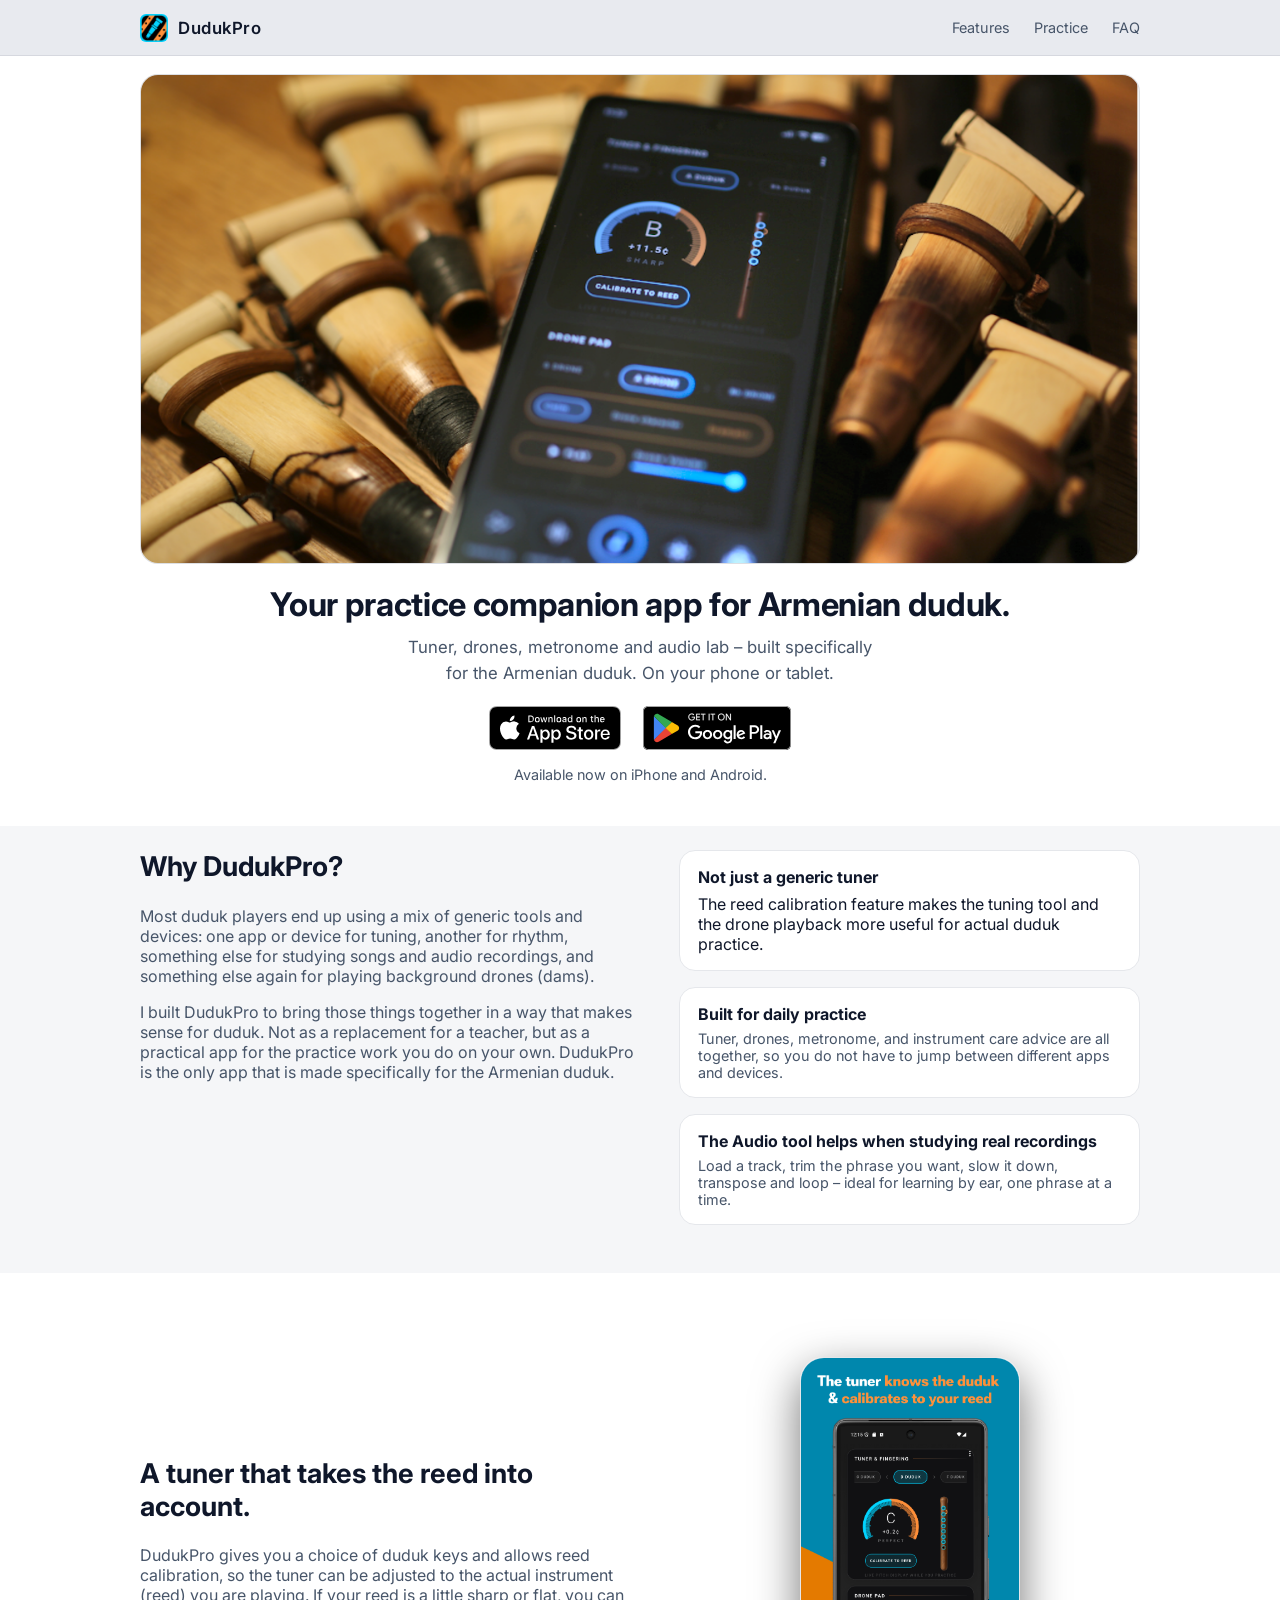
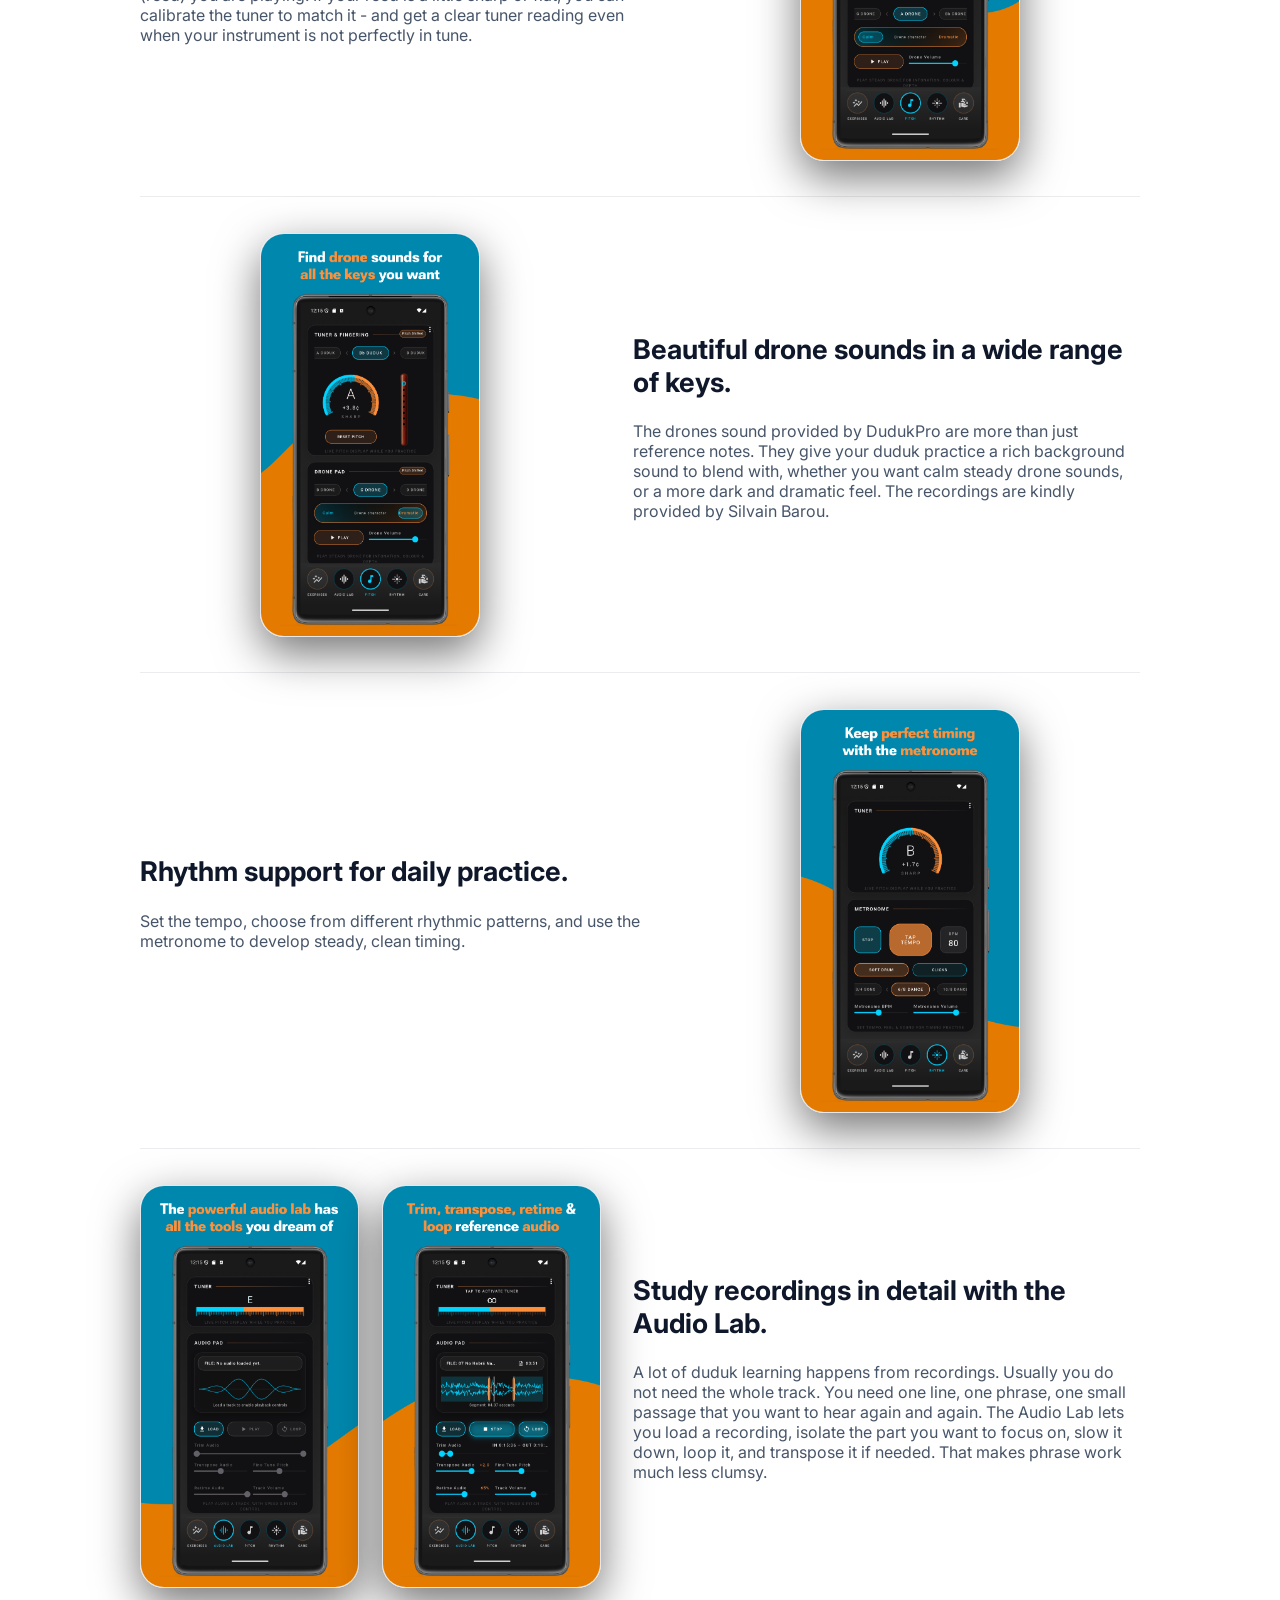
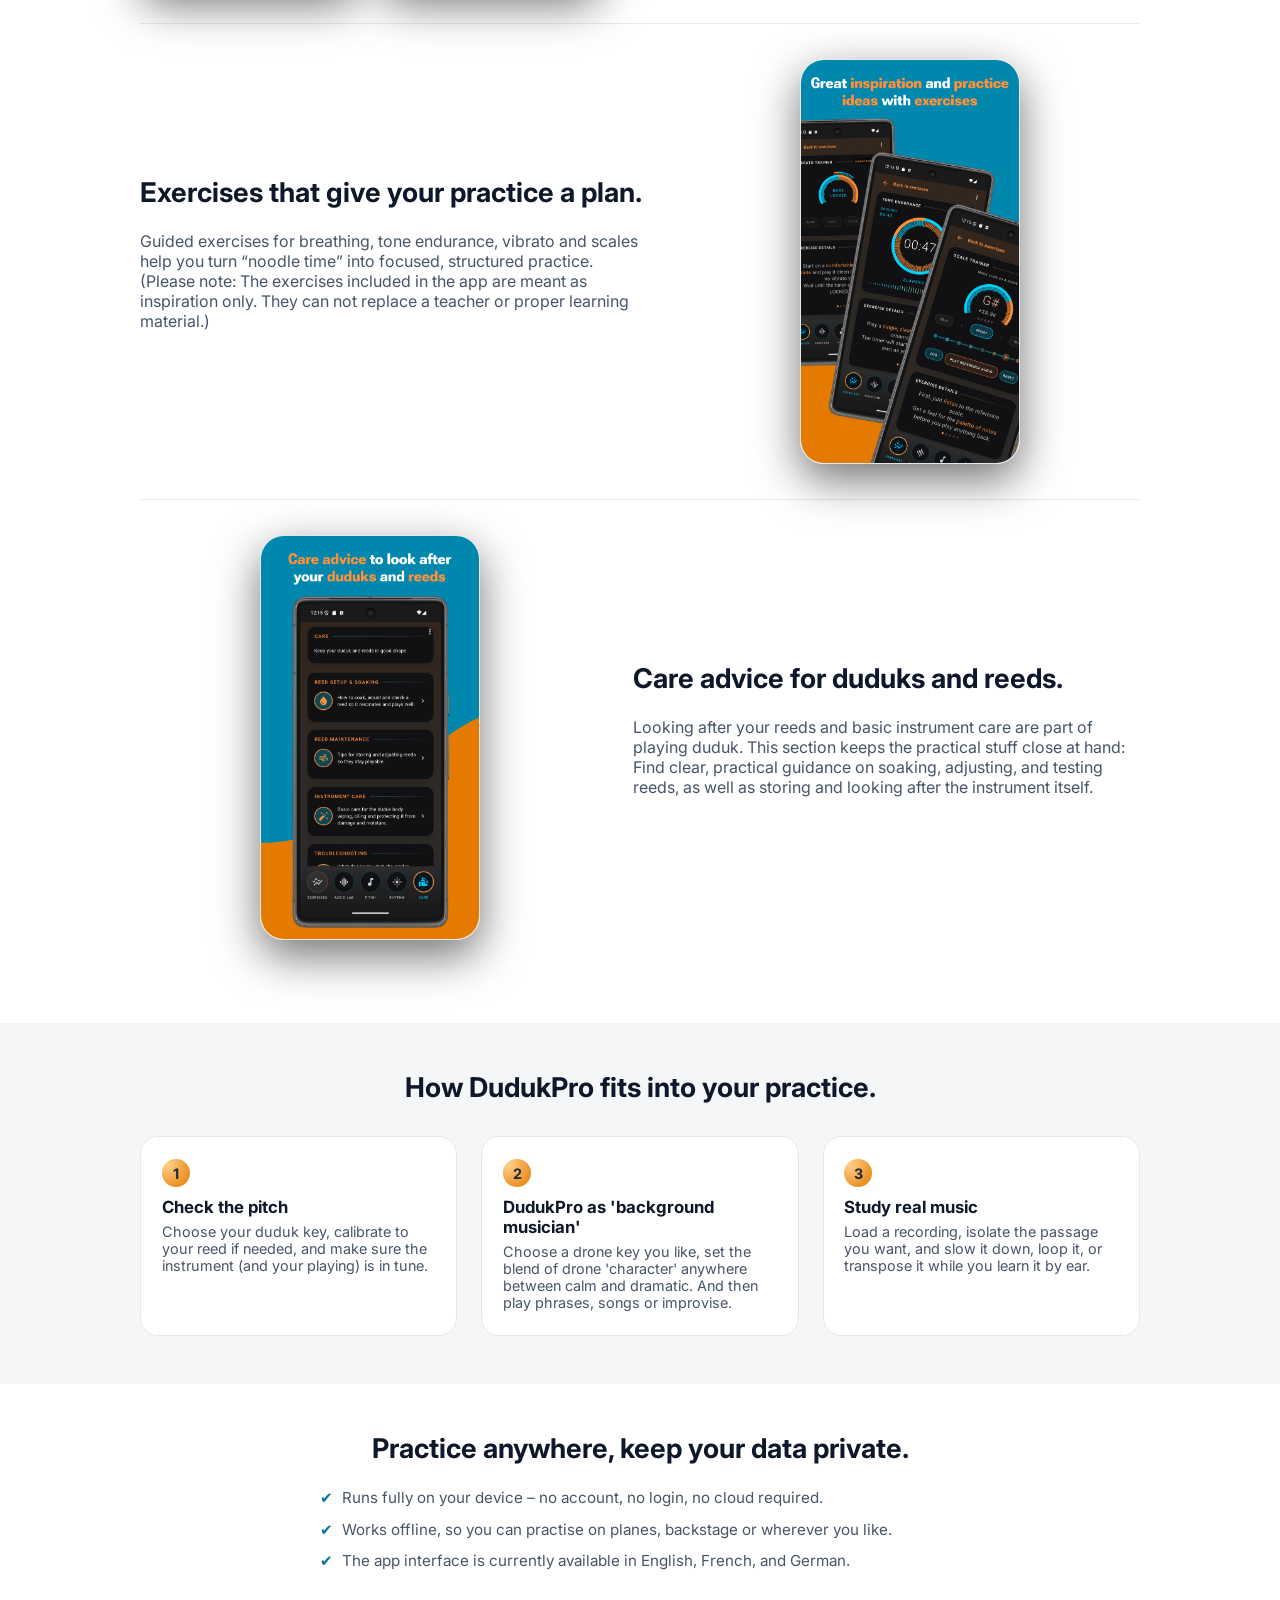
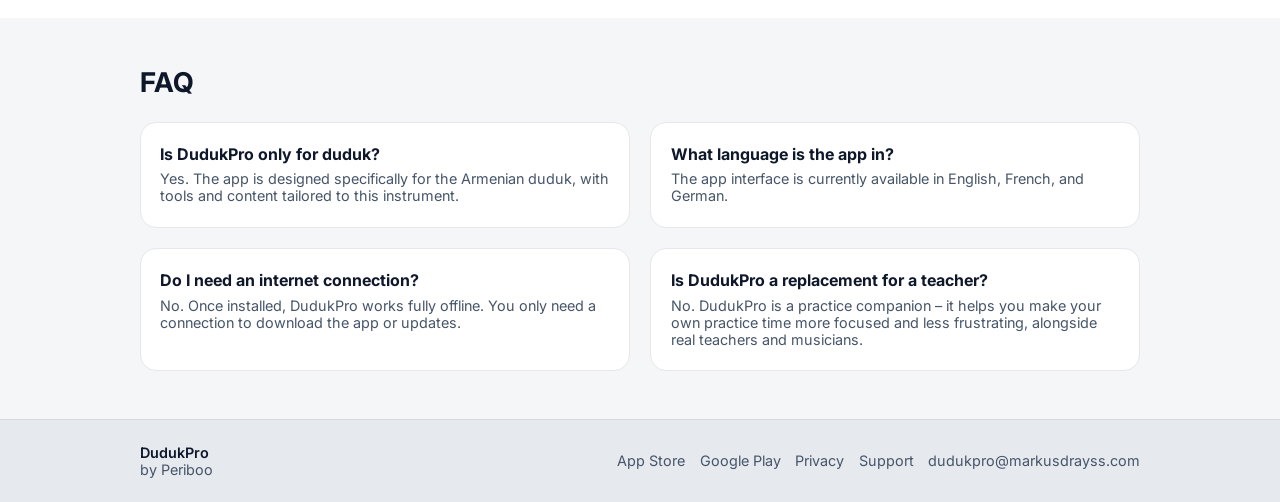
<file: index.html>
<!DOCTYPE html>
<html lang="en">
<head>
  <meta charset="UTF-8" />
  <meta name="viewport" content="width=device-width, initial-scale=1" />

  <!-- Google tag (gtag.js) -->
  <script async src="https://www.googletagmanager.com/gtag/js?id=G-D8ZQJRE554"></script>
  <script>
    window.dataLayer = window.dataLayer || [];
    function gtag(){dataLayer.push(arguments);}
    gtag('js', new Date());
    gtag('config', 'G-D8ZQJRE554');
  </script>


  <meta property="og:title" content="DudukPro – Your practice companion app for Armenian duduk on your phone or tablet">
  <meta property="og:description" content="Tuner, drones, metronome and audio lab – built specifically for the Armenian duduk.">
  <meta property="og:type" content="website">
  <meta property="og:url" content="https://www.dudukpro.app/">
  <meta property="og:image" content="https://www.dudukpro.app/img/og-dudukpro-1200x5xx.png">
  <meta property="og:image:width" content="1200">
  <meta property="og:image:height" content="586">

  <meta name="twitter:card" content="summary_large_image">
  <meta name="twitter:image" content="https://www.dudukpro.app/img/og-dudukpro-1200x5xx.png">

  <title>DudukPro – The practice companion app for Armenian duduk on your phone or tablet</title>
  <meta name="description" content="DudukPro is an all-in-one practice companion app for duduk: tuner, drones, metronome and audio lab built specifically for the Armenian duduk." />

  <!-- Safari Smart App Banner -->
  <meta name="apple-itunes-app" content="app-id=6756457473">

  <link rel="canonical" href="https://www.dudukpro.app/">

  <link rel="stylesheet" href="styles.css" />
  <link rel="preconnect" href="https://fonts.googleapis.com">
  <link rel="preconnect" href="https://fonts.gstatic.com" crossorigin>
  <link href="https://fonts.googleapis.com/css2?family=Inter:wght@400;500;600;700&display=swap" rel="stylesheet">

  <script type="application/ld+json">
[
  {
    "@context": "https://schema.org",
    "@type": "WebSite",
    "name": "DudukPro",
    "alternateName": "DudukPro.app",
    "url": "https://www.dudukpro.app/"
  },
  {
    "@context": "https://schema.org",
    "@type": "SoftwareApplication",
    "name": "DudukPro",
    "applicationCategory": "MusicApplication",
    "operatingSystem": ["iOS", "Android"],
    "description": "All-in-one practice companion app for Armenian duduk: tuner, drones, metronome and audio lab.",
    "url": "https://www.dudukpro.app/",
    "image": "https://www.dudukpro.app/img/og-dudukpro-1200x5xx.png",
    "downloadUrl": [
      "https://apps.apple.com/gb/app/dudukpro/id6756457473",
      "https://play.google.com/store/apps/details?id=com.periboo.dudukpro"
    ],
    "offers": {
      "@type": "Offer",
      "price": "9.99",
      "priceCurrency": "GBP"
    }
  }
]
  </script>

  <script type="application/ld+json">
{
  "@context": "https://schema.org",
  "@type": "WebPage",
  "url": "https://www.dudukpro.app/",
  "primaryImageOfPage": {
    "@type": "ImageObject",
    "url": "https://www.dudukpro.app/img/og-dudukpro-1200x5xx.png",
    "width": 1200,
    "height": 586
  }
}
  </script>

  <meta name="robots" content="index,follow,max-image-preview:large">
  <link rel="shortcut icon" href="/favicon.ico">
  <link rel="icon" href="/favicon.ico" sizes="any">
  <link rel="icon" href="/favicon_48.png" sizes="48x48" type="image/png">
  <link rel="icon" href="/favicon_96.png" sizes="96x96" type="image/png">
  <link rel="icon" href="/favicon_192.png" sizes="192x192" type="image/png">
  <link rel="apple-touch-icon" href="/apple-touch-icon.png" sizes="180x180">
</head>

<body>
  <header class="site-header">
    <div class="container header-inner">
      <div class="logo">
        <img class="logo-mark" src="img/app-icon02.png" alt="DudukPro app icon" width="28" height="28" />
        <span class="logo-text">DudukPro</span>
      </div>
      <nav class="nav">
        <a href="#features">Features</a>
        <a href="#practice">Practice</a>
        <a href="#faq">FAQ</a>
      </nav>
    </div>
  </header>

  <!-- HERO COVER (aligned to container) -->
  <section class="hero-cover">
    <div class="container">
      <div class="hero-cover-frame">
        <img
          class="hero-cover-img"
          src="img/og-dudukpro-1200x5xx.png"
          alt="DudukPro – tuner, drones, metronome and audio lab for Armenian duduk (app cover image)"
          loading="eager"
          fetchpriority="high"
          width="1200"
          height="586"
        />
      </div>

      <div class="hero-below">
        <h1>Your practice companion app for Armenian duduk.</h1>

        <p class="hero-sub">
          Tuner, drones, metronome and audio lab – built specifically for the Armenian duduk. On your phone or tablet.
        </p>

        <!-- Official store badges -->
        <div class="hero-actions" aria-label="Download DudukPro">
          <a
            class="store-badge"
            href="https://apps.apple.com/gb/app/dudukpro/id6756457473"
            aria-label="Download on the App Store"
          >
            <img
              src="img/badge-appstore.svg"
              alt="Download on the App Store"
              width="180"
              height="60"
            />
          </a>

          <a
            class="store-badge"
            href="https://play.google.com/store/apps/details?id=com.periboo.dudukpro"
            aria-label="Get it on Google Play"
          >
            <img
              src="img/badge-googleplay.svg"
              alt="Get it on Google Play"
              width="206"
              height="60"
            />
          </a>
        </div>

        <p class="hero-note">Available now on iPhone and Android.</p>
      </div>
    </div>
  </section>

  <!-- WHY DUDUKPRO -->
  <section class="section section-why">
    <div class="container split">
      <div>
        <h2>Why DudukPro?</h2>
        <p>
         Most duduk players end up using a mix of generic tools and devices: one app or device for tuning, 
          another for rhythm, something else for studying songs and audio recordings, and something else again for playing background drones (dams).
        </p>
        <p>
          I built DudukPro to bring those things together in a way that makes sense for duduk. Not as a replacement for a teacher, but as a practical app for the practice work you do on your own.
          DudukPro is the only app that is made specifically for the Armenian duduk.
        </p>
      </div>
      <div class="pill-grid">
        <div class="pill">
          <h3>Not just a generic tuner</h3>
          <p></p>The reed calibration feature makes the tuning tool and the drone playback more useful for actual duduk practice.</p>
        </div>
        <div class="pill">
          <h3>Built for daily practice</h3>
          <p>Tuner, drones, metronome, and instrument care advice are all together, so you do not have to jump between different apps and devices.</p>
        </div>
        <div class="pill">
          <h3>The Audio tool helps when studying real recordings</h3>
          <p>Load a track, trim the phrase you want, slow it down, transpose and loop – ideal for
          learning by ear, one phrase at a time.
          </p>
        </div>
      </div>
    </div>
  </section>

  <!-- FEATURES -->
  <section id="features" class="section section-features">
    <div class="container feature-block">
      <div class="feature-copy">
        <h2>A tuner that takes the reed into account.</h2>
        <p>
          DudukPro gives you a choice of duduk keys and allows reed calibration, so the tuner can be adjusted to the actual instrument (reed) you are playing. 
          If your reed is a little sharp or flat, you can calibrate the tuner to match it - and get a clear tuner reading even when your instrument is not perfectly in tune.
        </p>
      </div>
      <div class="feature-media">
        <img src="img/SCREENSHOT_EN_01.png" alt="DudukPro tuner view with reed calibration" />
      </div>
    </div>

    <div class="container feature-block feature-block-alt">
      <div class="feature-copy">
        <h2>Beautiful drone sounds in a wide range of keys.</h2>
        <p>
          The drones sound provided by DudukPro are more than just reference notes. They give your duduk practice a rich background sound to blend with, whether you want calm steady drone sounds, or a more dark and dramatic feel.
          The recordings are kindly provided by Silvain Barou. 
        </p>
      </div>
      <div class="feature-media">
        <img src="img/SCREENSHOT_EN_02.png" alt="DudukPro drone pad with multiple duduk keys" />
      </div>
    </div>

    <div class="container feature-block">
      <div class="feature-copy">
        <h2>Rhythm support for daily practice.</h2>
        <p>
          Set the tempo, choose from different rhythmic patterns, and use the metronome to develop steady, clean timing.
        </p>
      </div>
      <div class="feature-media">
        <img src="img/SCREENSHOT_EN_03.png" alt="DudukPro metronome view" />
      </div>
    </div>

    <div class="container feature-block feature-block-alt">
      <div class="feature-copy">
        <h2>Study recordings in detail with the Audio Lab.</h2>
        <p>
          A lot of duduk learning happens from recordings. Usually you do not need the whole track. You need one line, one phrase, one small passage that you want to hear again and again.
          The Audio Lab lets you load a recording, isolate the part you want to focus on, slow it down, loop it, and transpose it if needed. That makes phrase work much less clumsy.
        </p>
      </div>
      <div class="feature-media feature-media-grid">
        <img src="img/SCREENSHOT_EN_04.png" alt="Audio lab with playback controls" />
        <img src="img/SCREENSHOT_EN_05.png" alt="Audio lab with trim and loop points" />
      </div>
    </div>

    <div class="container feature-block">
      <div class="feature-copy">
        <h2>Exercises that give your practice a plan.</h2>
        <p>
          Guided exercises for breathing, tone endurance, vibrato and scales help you turn
          “noodle time” into focused, structured practice. (Please note: The exercises included in the app are meant as inspiration only. They can not replace a teacher or proper learning material.)
        </p>
      </div>
      <div class="feature-media">
        <img src="img/SCREENSHOT_EN_06.png" alt="DudukPro exercises and trainers" />
      </div>
    </div>

    <div class="container feature-block feature-block-alt">
      <div class="feature-copy">
        <h2>Care advice for duduks and reeds.</h2>
        <p>
          Looking after your reeds and basic instrument care are part of playing duduk. This section keeps the practical stuff close at hand: 
          Find clear, practical guidance on soaking, adjusting, and testing reeds, as well as storing and looking after the instrument itself.
        </p>
      </div>
      <div class="feature-media">
        <img src="img/SCREENSHOT_EN_07.png" alt="DudukPro care section for duduks and reeds" />
      </div>
    </div>
  </section>

  <!-- PRACTICE FLOW -->
  <section id="practice" class="section section-practice">
    <div class="container">
      <h2>How DudukPro fits into your practice.</h2>
      <div class="steps">
        <div class="step">
          <div class="step-number">1</div>
          <h3>Check the pitch</h3>
          <p>
            Choose your duduk key, calibrate to your reed if needed, and make sure the instrument (and your playing) is in tune.
          </p>
        </div>
        <div class="step">
          <div class="step-number">2</div>
          <h3>DudukPro as 'background musician'</h3>
          <p>
            Choose a drone key you like, set the blend of drone 'character' anywhere between calm and dramatic. And then play phrases, songs or improvise.  
          </p>
        </div>
        <div class="step">
          <div class="step-number">3</div>
          <h3>Study real music</h3>
          <p>
            Load a recording, isolate the passage you want, and slow it down, loop it, or transpose it while you learn it by ear.
          </p>
        </div>
      </div>
    </div>
  </section>

  <!-- PRIVACY / OFFLINE -->
  <section class="section section-privacy">
    <div class="container">
      <h2>Practice anywhere, keep your data private.</h2>
      <ul class="checklist">
        <li>Runs fully on your device – no account, no login, no cloud required.</li>
        <li>Works offline, so you can practise on planes, backstage or wherever you like.</li>
        <li>The app interface is currently available in English, French, and German.</li>
      </ul>
    </div>
  </section>

  <!-- FAQ -->
  <section id="faq" class="section section-faq">
    <div class="container">
      <h2>FAQ</h2>
      <div class="faq-grid">
        <div class="faq-item">
          <h3>Is DudukPro only for duduk?</h3>
          <p>
            Yes. The app is designed specifically for the Armenian duduk, with tools and content tailored to this instrument.
          </p>
        </div>
        <div class="faq-item">
          <h3>What language is the app in?</h3>
          <p>
            The app interface is currently available in English, French, and German.
          </p>
        </div>
        <div class="faq-item">
          <h3>Do I need an internet connection?</h3>
          <p>
            No. Once installed, DudukPro works fully offline. You only need a connection to download the app or updates.
          </p>
        </div>
        <div class="faq-item">
          <h3>Is DudukPro a replacement for a teacher?</h3>
          <p>
            No. DudukPro is a practice companion – it helps you make your own practice time more focused and less frustrating, alongside real teachers and musicians.
          </p>
        </div>
      </div>
    </div>
  </section>

  <!-- FOOTER -->
  <footer class="site-footer">
    <div class="container footer-inner">
      <div>
        <p class="footer-title">DudukPro</p>
        <p class="footer-sub">by Periboo</p>
      </div>

      <nav class="footer-links" aria-label="Footer">
        <a href="https://apps.apple.com/gb/app/dudukpro/id6756457473">App Store</a>
        <a href="https://play.google.com/store/apps/details?id=com.periboo.dudukpro">Google Play</a>
        <a href="privacy.html">Privacy</a>
        <a href="support.html">Support</a>
        <a href="mailto:dudukpro@markusdrayss.com">dudukpro@markusdrayss.com</a>
      </nav>
    </div>
  </footer>
</body>
</html>
</file>
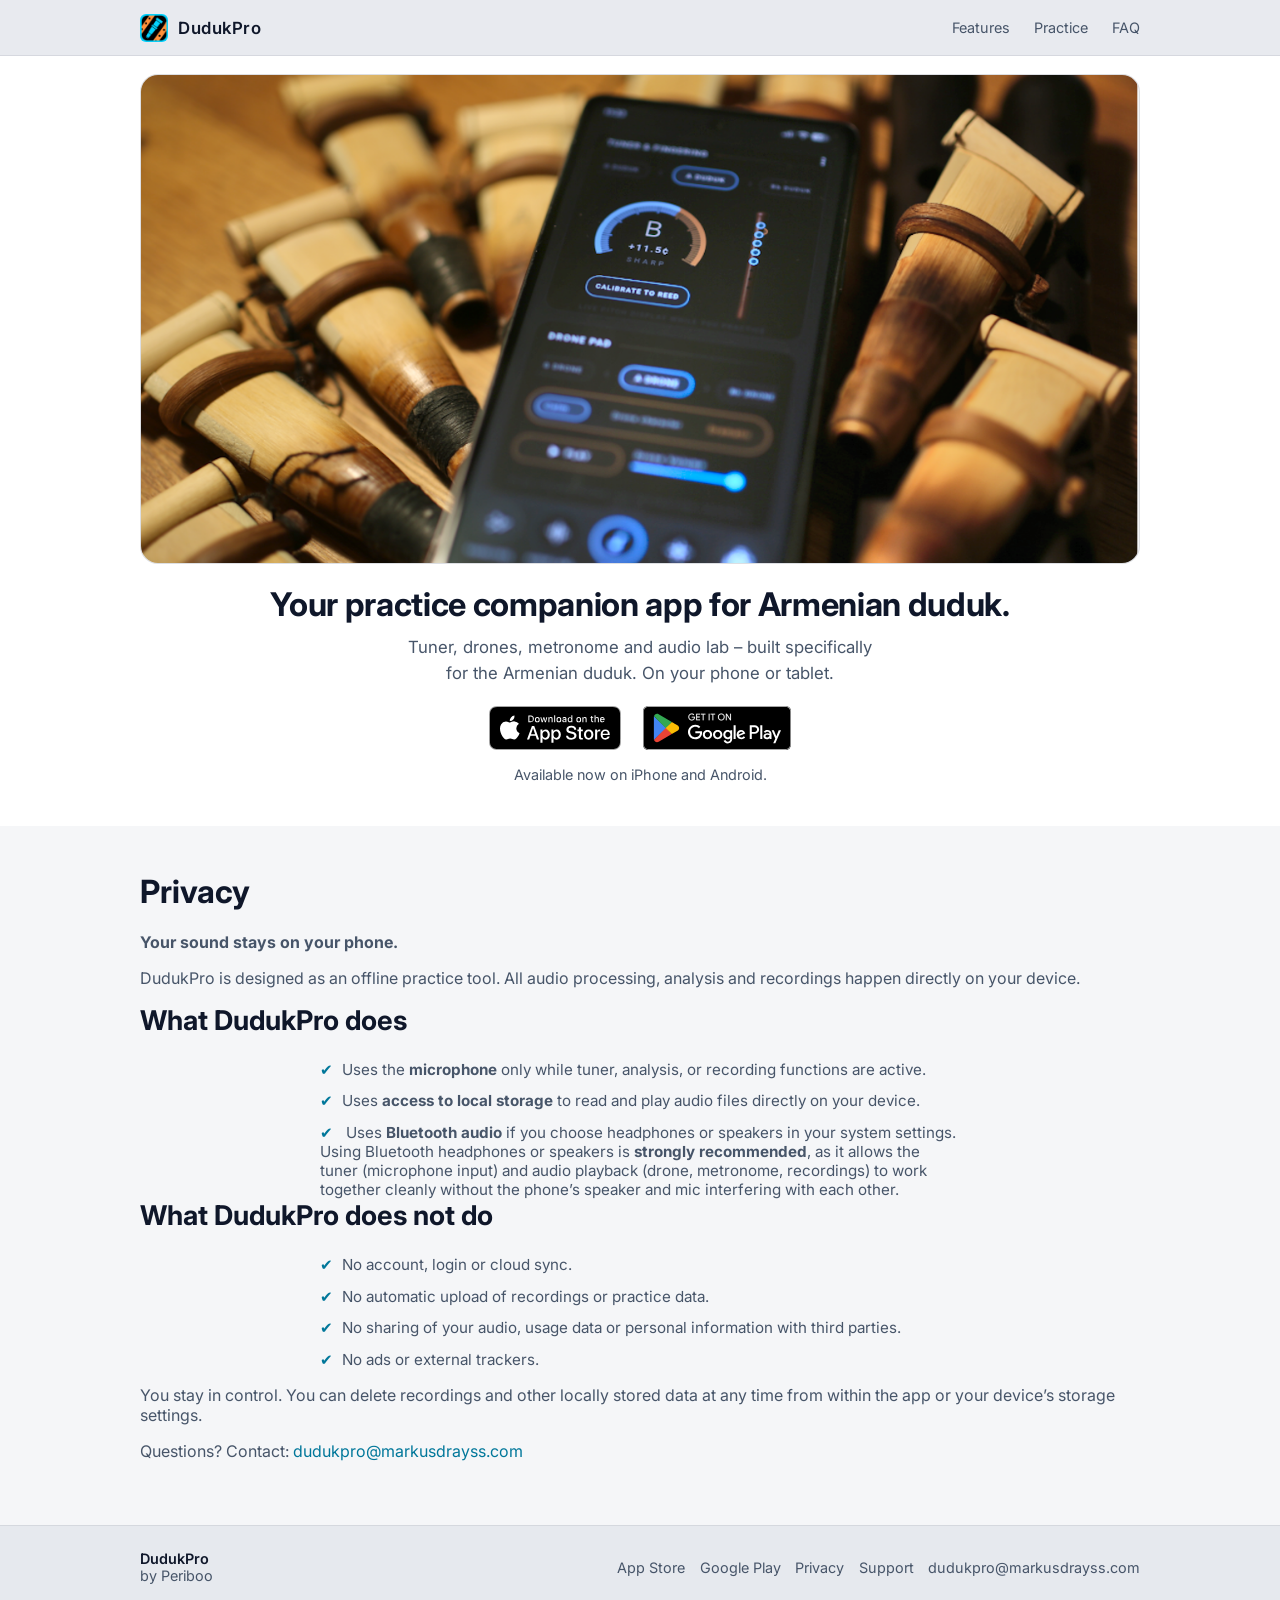
<file: privacy.html>
<!DOCTYPE html>
<html lang="en">
<head>

  <meta charset="UTF-8" />
  <meta name="viewport" content="width=device-width, initial-scale=1" />

  <!-- Google tag (gtag.js) -->
  <script async src="https://www.googletagmanager.com/gtag/js?id=G-D8ZQJRE554"></script>
  <script>
    window.dataLayer = window.dataLayer || [];
    function gtag(){dataLayer.push(arguments);}
    gtag('js', new Date());
    gtag('config', 'G-D8ZQJRE554');
  </script>
  
  <title>DudukPro – Privacy Policy</title>
  <meta name="viewport" content="width=device-width, initial-scale=1" />
  <meta name="description" content="DudukPro Privacy Policy" />
  <link rel="canonical" href="https://www.dudukpro.app/privacy.html">

  <link rel="stylesheet" href="styles.css?v=privacy3" />
  <link rel="preconnect" href="https://fonts.googleapis.com">
  <link rel="preconnect" href="https://fonts.gstatic.com" crossorigin>
  <link href="https://fonts.googleapis.com/css2?family=Inter:wght@400;500;600;700&display=swap" rel="stylesheet">

  <meta name="robots" content="index,follow,max-image-preview:large">
  <link rel="shortcut icon" href="/favicon.ico">
  <link rel="icon" href="/favicon.ico" sizes="any">
  <link rel="icon" href="/favicon_48.png" sizes="48x48" type="image/png">
  <link rel="icon" href="/favicon_96.png" sizes="96x96" type="image/png">
  <link rel="icon" href="/favicon_192.png" sizes="192x192" type="image/png">
  <link rel="apple-touch-icon" href="/apple-touch-icon.png" sizes="180x180">
</head>

<body>
  <header class="site-header">
    <div class="container header-inner">
      <a class="logo" href="index.html" aria-label="DudukPro home">
        <img class="logo-mark" src="img/app-icon02.png" alt="DudukPro app icon" width="28" height="28" />
        <span class="logo-text">DudukPro</span>
      </a>

      <nav class="nav" aria-label="Primary">
        <a href="index.html#features">Features</a>
        <a href="index.html#practice">Practice</a>
        <a href="index.html#faq">FAQ</a>
      </nav>
    </div>
  </header>

  <!-- HERO (same as index) -->
  <section class="hero-cover">
    <div class="container">
      <div class="hero-cover-frame">
        <img
          class="hero-cover-img"
          src="img/og-dudukpro-1200x5xx.png"
          alt="DudukPro – tuner, drones, metronome and audio lab for Armenian duduk (app cover image)"
          loading="eager"
          fetchpriority="high"
          width="1200"
          height="586"
        />
      </div>

      <div class="hero-below">
        <h1>Your practice companion app for Armenian duduk.</h1>

        <p class="hero-sub">
          Tuner, drones, metronome and audio lab – built specifically for the Armenian duduk. On your phone or tablet.
        </p>

        <div class="hero-actions" aria-label="Download DudukPro">
          <a class="store-badge" href="https://apps.apple.com/gb/app/dudukpro/id6756457473" aria-label="Download on the App Store">
            <img src="img/badge-appstore.svg" alt="Download on the App Store" width="180" height="60" />
          </a>

          <a class="store-badge" href="https://play.google.com/store/apps/details?id=com.periboo.dudukpro" aria-label="Get it on Google Play">
            <img src="img/badge-googleplay.svg" alt="Get it on Google Play" width="206" height="60" />
          </a>
        </div>

        <p class="hero-note">Available now on iPhone and Android.</p>
      </div>
    </div>
  </section>

  <!-- CONTENT -->
  <main class="section section-why">
    <div class="container">
      <h1>Privacy</h1>

      <p><strong>Your sound stays on your phone.</strong></p>

      <p>
        DudukPro is designed as an offline practice tool. All audio processing, analysis and recordings happen directly on your device.
      </p>

      <h2>What DudukPro does</h2>
      <ul class="checklist">
        <li>Uses the <strong>microphone</strong> only while tuner, analysis, or recording functions are active.</li>
        <li>Uses <strong>access to local storage</strong> to read and play audio files directly on your device.</li>
        <li>
          Uses <strong>Bluetooth audio</strong> if you choose headphones or speakers in your system settings.
          Using Bluetooth headphones or speakers is <strong>strongly recommended</strong>, as it allows the tuner
          (microphone input) and audio playback (drone, metronome, recordings) to work together cleanly without the phone’s
          speaker and mic interfering with each other.
        </li>
      </ul>

      <h2>What DudukPro does not do</h2>
      <ul class="checklist">
        <li>No account, login or cloud sync.</li>
        <li>No automatic upload of recordings or practice data.</li>
        <li>No sharing of your audio, usage data or personal information with third parties.</li>
        <li>No ads or external trackers.</li>
      </ul>

      <p>
        You stay in control. You can delete recordings and other locally stored data at any time from within the app
        or your device’s storage settings.
      </p>

      <p>
        Questions? Contact:
        <a href="mailto:dudukpro@markusdrayss.com">dudukpro@markusdrayss.com</a>
      </p>
    </div>
  </main>

  <footer class="site-footer">
    <div class="container footer-inner">
      <div>
        <p class="footer-title">DudukPro</p>
        <p class="footer-sub">by Periboo</p>
      </div>

      <nav class="footer-links" aria-label="Footer">
        <a href="https://apps.apple.com/gb/app/dudukpro/id6756457473">App Store</a>
        <a href="https://play.google.com/store/apps/details?id=com.periboo.dudukpro">Google Play</a>
        <a href="privacy.html">Privacy</a>
        <a href="support.html">Support</a>
        <a href="mailto:dudukpro@markusdrayss.com">dudukpro@markusdrayss.com</a>
      </nav>
    </div>
  </footer>
</body>
</html>
</file>
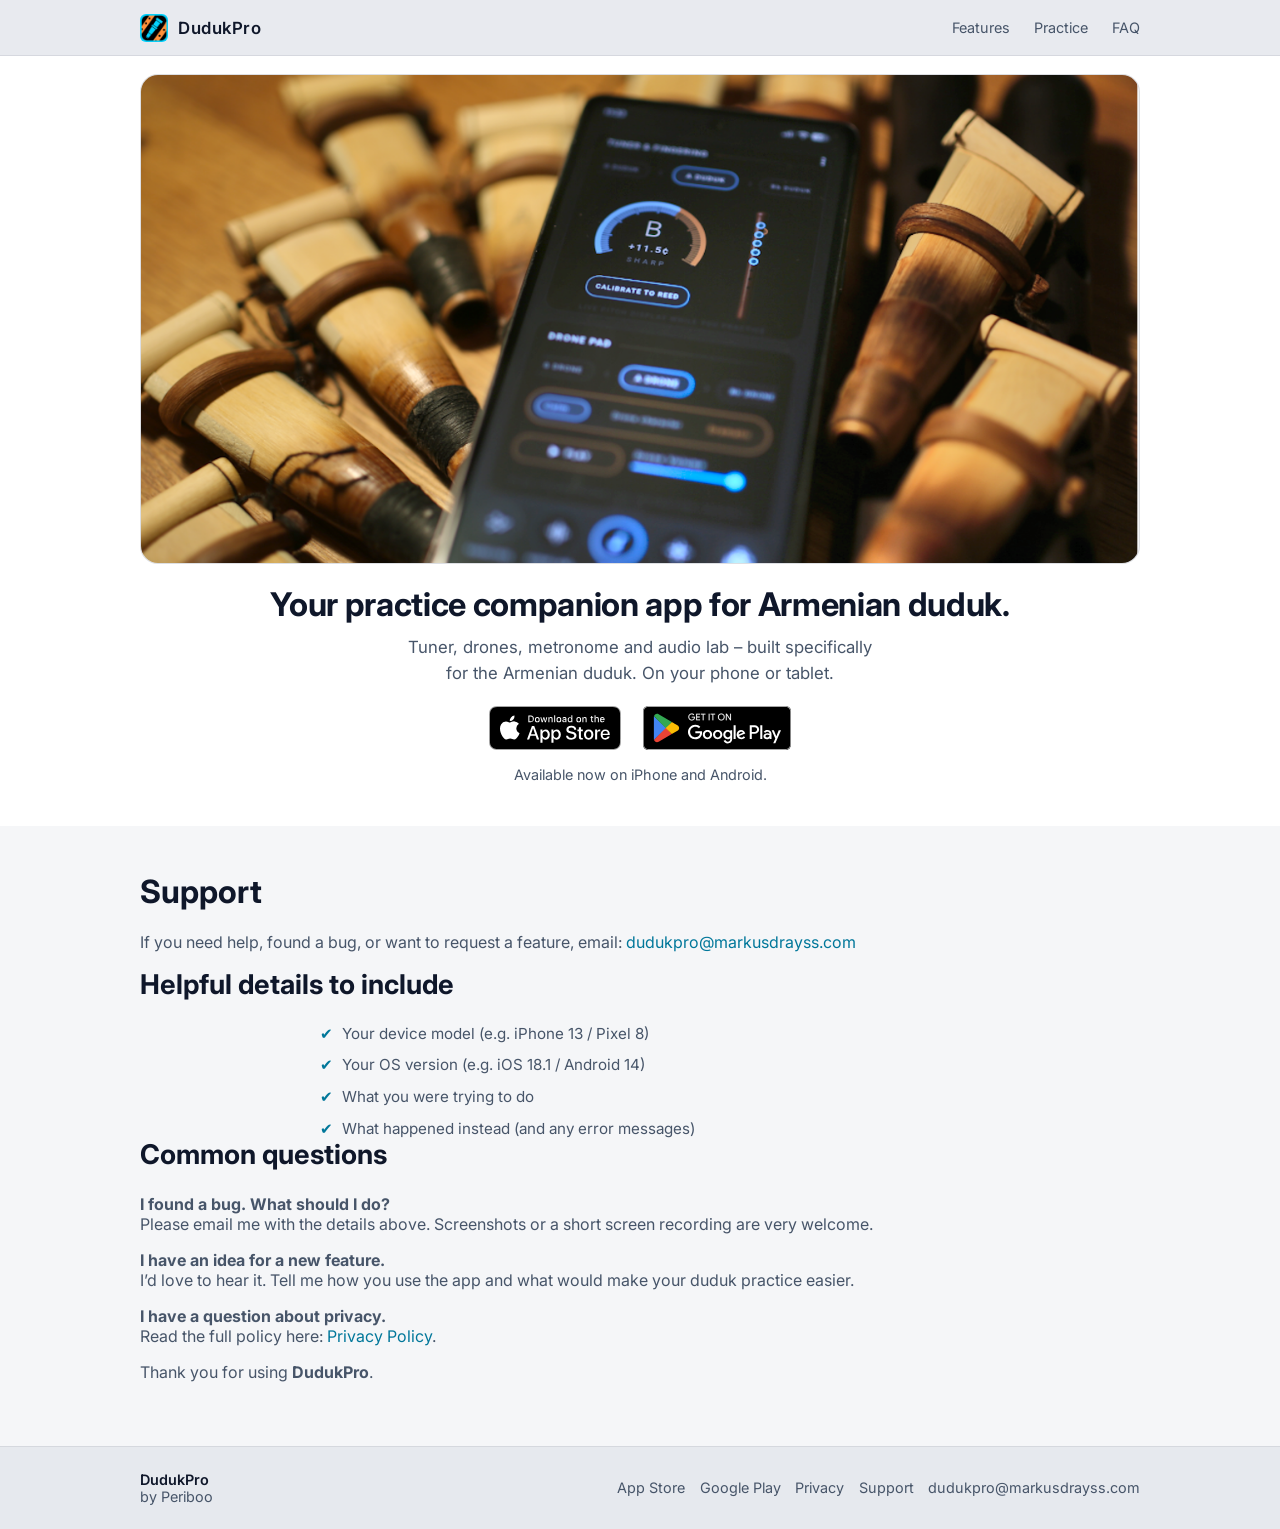
<file: support.html>
<!DOCTYPE html>
<html lang="en">
<head>
  <meta charset="UTF-8" />
  <meta name="viewport" content="width=device-width, initial-scale=1" />

  <!-- Google tag (gtag.js) -->
  <script async src="https://www.googletagmanager.com/gtag/js?id=G-D8ZQJRE554"></script>
  <script>
    window.dataLayer = window.dataLayer || [];
    function gtag(){dataLayer.push(arguments);}
    gtag('js', new Date());
    gtag('config', 'G-D8ZQJRE554');
  </script>


  
  <title>DudukPro – Support</title>
  <meta name="description" content="Support for DudukPro." />
  <link rel="canonical" href="https://www.dudukpro.app/support.html">

  <link rel="stylesheet" href="styles.css?v=support3" />
  <link rel="preconnect" href="https://fonts.googleapis.com">
  <link rel="preconnect" href="https://fonts.gstatic.com" crossorigin>
  <link href="https://fonts.googleapis.com/css2?family=Inter:wght@400;500;600;700&display=swap" rel="stylesheet">

  <meta name="robots" content="index,follow,max-image-preview:large">
  <link rel="shortcut icon" href="/favicon.ico">
  <link rel="icon" href="/favicon.ico" sizes="any">
  <link rel="icon" href="/favicon_48.png" sizes="48x48" type="image/png">
  <link rel="icon" href="/favicon_96.png" sizes="96x96" type="image/png">
  <link rel="icon" href="/favicon_192.png" sizes="192x192" type="image/png">
  <link rel="apple-touch-icon" href="/apple-touch-icon.png" sizes="180x180">
</head>

<body>
  <header class="site-header">
    <div class="container header-inner">
      <a class="logo" href="index.html" aria-label="DudukPro home">
        <img class="logo-mark" src="img/app-icon02.png" alt="DudukPro app icon" width="28" height="28" />
        <span class="logo-text">DudukPro</span>
      </a>

      <nav class="nav" aria-label="Primary">
        <a href="index.html#features">Features</a>
        <a href="index.html#practice">Practice</a>
        <a href="index.html#faq">FAQ</a>
      </nav>
    </div>
  </header>

  <!-- HERO (same as index) -->
  <section class="hero-cover">
    <div class="container">
      <div class="hero-cover-frame">
        <img
          class="hero-cover-img"
          src="img/og-dudukpro-1200x5xx.png"
          alt="DudukPro – tuner, drones, metronome and audio lab for Armenian duduk (app cover image)"
          loading="eager"
          fetchpriority="high"
          width="1200"
          height="586"
        />
      </div>

      <div class="hero-below">
        <h1>Your practice companion app for Armenian duduk.</h1>

        <p class="hero-sub">
          Tuner, drones, metronome and audio lab – built specifically for the Armenian duduk. On your phone or tablet.
        </p>

        <div class="hero-actions" aria-label="Download DudukPro">
          <a class="store-badge" href="https://apps.apple.com/gb/app/dudukpro/id6756457473" aria-label="Download on the App Store">
            <img src="img/badge-appstore.svg" alt="Download on the App Store" width="180" height="60" />
          </a>

          <a class="store-badge" href="https://play.google.com/store/apps/details?id=com.periboo.dudukpro" aria-label="Get it on Google Play">
            <img src="img/badge-googleplay.svg" alt="Get it on Google Play" width="206" height="60" />
          </a>
        </div>

        <p class="hero-note">Available now on iPhone and Android.</p>
      </div>
    </div>
  </section>

  <!-- CONTENT -->
  <main class="section section-why">
    <div class="container">
      <h1>Support</h1>

      <p>
        If you need help, found a bug, or want to request a feature, email:
        <a href="mailto:dudukpro@markusdrayss.com">dudukpro@markusdrayss.com</a>
      </p>

      <h2>Helpful details to include</h2>
      <ul class="checklist">
        <li>Your device model (e.g. iPhone 13 / Pixel 8)</li>
        <li>Your OS version (e.g. iOS 18.1 / Android 14)</li>
        <li>What you were trying to do</li>
        <li>What happened instead (and any error messages)</li>
      </ul>

      <h2>Common questions</h2>

      <p><strong>I found a bug. What should I do?</strong><br />
        Please email me with the details above. Screenshots or a short screen recording are very welcome.
      </p>

      <p><strong>I have an idea for a new feature.</strong><br />
        I’d love to hear it. Tell me how you use the app and what would make your duduk practice easier.
      </p>

      <p><strong>I have a question about privacy.</strong><br />
        Read the full policy here: <a href="privacy.html">Privacy Policy</a>.
      </p>

      <p>
        Thank you for using <strong>DudukPro</strong>.
      </p>
    </div>
  </main>

  <footer class="site-footer">
    <div class="container footer-inner">
      <div>
        <p class="footer-title">DudukPro</p>
        <p class="footer-sub">by Periboo</p>
      </div>

      <nav class="footer-links" aria-label="Footer">
        <a href="https://apps.apple.com/gb/app/dudukpro/id6756457473">App Store</a>
        <a href="https://play.google.com/store/apps/details?id=com.periboo.dudukpro">Google Play</a>
        <a href="privacy.html">Privacy</a>
        <a href="support.html">Support</a>
        <a href="mailto:dudukpro@markusdrayss.com">dudukpro@markusdrayss.com</a>
      </nav>
    </div>
  </footer>
</body>
</html>
</file>
<file: styles.css>
:root {
  /* Light theme */
  --bg: #ffffff;
  --bg-soft: #f5f6f8;
  --bg-softer: #ffffff;

  --text: #0f172a;     /* slate-900 */
  --muted: #475569;    /* slate-600 */

  --teal: #00779a;
  --orange: #e47a00;

  --border-soft: #e5e7eb; /* gray-200 */
}

*,
*::before,
*::after {
  box-sizing: border-box;
}

html, body {
  margin: 0;
  padding: 0;
  font-family: "Inter", system-ui, -apple-system, BlinkMacSystemFont, "Segoe UI", sans-serif;
  background: var(--bg);
  color: var(--text);
}

img {
  max-width: 100%;
  height: auto;
  display: block;
}

a {
  color: var(--teal);
  text-decoration: none;
}

a:hover {
  text-decoration: underline;
}

.container {
  width: min(1000px, 100% - 2rem);
  margin: 0 auto;
}

/* Header */

.site-header {
  position: sticky;
  top: 0;
  z-index: 10;

  /* Light header (fixes invisible text) */
  background: rgba(245, 246, 248, 0.9);
  backdrop-filter: blur(10px);

  border-bottom: 1px solid rgba(15, 23, 42, 0.08);
}

.header-inner {
  display: flex;
  align-items: center;
  justify-content: space-between;
  padding: 0.85rem 0;
}

.logo {
  display: flex;
  align-items: center;
  gap: 10px;
}

.logo-mark {
  width: 28px;
  height: 28px;
  border-radius: 6px;
  object-fit: cover;
  display: block;
  background: transparent;
  padding: 0;
}

.logo-text {
  font-weight: 600;
  letter-spacing: 0.03em;
  font-size: 1.05rem;
  color: var(--text);
}

.nav {
  display: flex;
  gap: 1.5rem;
  font-size: 0.9rem;
}

.nav a {
  color: var(--muted);
}

.nav a:hover {
  color: var(--text);
  text-decoration: none;
}

/* --- HERO COVER --- */

.hero-cover {
  width: 100%;
  padding: 18px 0;
}

.hero-cover-frame {
  width: 100%;
  overflow: hidden;
  border-radius: 18px;
  border: 1px solid rgba(15, 23, 42, 0.10);
  background: var(--bg-soft);
}

/* Desktop/base: natural aspect ratio */
.hero-cover-img {
  width: 100%;
  height: auto;
  display: block;
}

/* Text block under the cover image */
.hero-below {
  padding: 22px 0 8px 0;
  max-width: 920px;
  text-align: center;
  margin-left: auto;
  margin-right: auto;
}

.hero-below h1 {
  font-size: clamp(2.0rem, 2.55vw, 2.55rem);
  line-height: 1.12;
  margin: 0 0 12px 0;
  letter-spacing: -0.01em;
  margin-left: auto;
  margin-right: auto;

  /* IMPORTANT: do NOT clamp desktop width here,
     otherwise you force wrapping */
  max-width: none;
  text-wrap: normal;
}

.hero-below .hero-sub {
  margin: 0 0 20px 0;
  max-width: 60ch;
  color: var(--muted);
  font-size: 1.05rem;
  line-height: 1.55;
  margin-left: auto;
  margin-right: auto;
  text-wrap: balance;
}

/* Store badges */
.hero-actions {
  display: flex;
  align-items: center;
  justify-content: center;
  gap: 22px;
  flex-wrap: wrap;
  margin: 0;
  padding: 0;
}

.store-badge {
  display: inline-flex;
  align-items: center;
  text-decoration: none;
  line-height: 0;
}

.store-badge:hover {
  text-decoration: none;
}

.store-badge img {
  height: 44px;
  width: auto;
  display: block;
}

.store-badge:focus-visible {
  outline: 2px solid rgba(0, 119, 154, 0.8);
  outline-offset: 4px;
  border-radius: 12px;
}

.hero-note {
  margin-top: 14px;
  font-size: 0.9rem;
  color: var(--muted);
  line-height: 1.5;
}

/* Section base */

.section {
  padding: 3rem 0;
}

.section h2 {
  font-size: 1.7rem;
  margin-top: 0;
  color: var(--text);
}

.section-why {
  background: var(--bg-soft);
}

.section-features {
  background: var(--bg);
}

.section-practice {
  background: var(--bg-soft);
}

.section-privacy {
  background: var(--bg);
}

.section-faq {
  background: var(--bg-soft);
}

/* Why section */

.split {
  display: grid;
  gap: 2rem;
}

@media (min-width: 860px) {
  .split {
    grid-template-columns: 1.1fr 1fr;
  }
}

.section-why p {
  color: var(--muted);
}

.pill-grid {
  display: grid;
  gap: 1rem;
}

.pill {
  background: var(--bg-softer);
  border-radius: 16px;
  padding: 1rem 1.1rem;
  border: 1px solid var(--border-soft);
}

.pill h3 {
  font-size: 1rem;
  margin: 0 0 0.4rem;
  color: var(--text);
}

.pill p {
  margin: 0;
  font-size: 0.9rem;
  color: var(--muted);
}

/* Feature blocks */

.feature-block {
  display: grid;
  gap: 2rem;
  align-items: center;
  padding: 2.2rem 0;
  border-bottom: 1px solid rgba(15, 23, 42, 0.08);
}

.feature-block:last-of-type {
  border-bottom: none;
}

@media (min-width: 860px) {
  .feature-block {
    grid-template-columns: minmax(0, 1.1fr) minmax(0, 1fr);
  }
  .feature-block-alt {
    grid-template-columns: minmax(0, 1fr) minmax(0, 1.1fr);
  }
  .feature-block-alt .feature-copy {
    order: 2;
  }
  .feature-block-alt .feature-media {
    order: 1;
  }
}

.feature-copy p {
  color: var(--muted);
}

.feature-media {
  justify-self: center;
}

.feature-media img {
  width: 100%;
  max-width: 220px;
  border-radius: 24px;
  border: 1px solid var(--border-soft);
  box-shadow: 0 14px 35px rgba(15, 23, 42, 0.12);
}

.feature-media-grid {
  display: grid;
  gap: 1.4rem;
}

@media (min-width: 640px) {
  .feature-media-grid {
    grid-template-columns: repeat(2, minmax(0, 1fr));
  }
}

/* Practice flow */

.section-practice h2 {
  text-align: center;
  margin-bottom: 2rem;
}

.steps {
  display: grid;
  gap: 1.5rem;
}

@media (min-width: 860px) {
  .steps {
    grid-template-columns: repeat(3, minmax(0, 1fr));
  }
}

.step {
  background: var(--bg-softer);
  border-radius: 18px;
  padding: 1.4rem 1.3rem 1.5rem;
  border: 1px solid var(--border-soft);
}

.step-number {
  width: 28px;
  height: 28px;
  border-radius: 999px;
  background: radial-gradient(circle at 20% 20%, #ffd08a, var(--orange));
  display: inline-flex;
  align-items: center;
  justify-content: center;
  font-weight: 700;
  color: #1f2937;
  margin-bottom: 0.6rem;
  font-size: 0.9rem;
}

.step h3 {
  margin: 0 0 0.4rem;
  font-size: 1.05rem;
  color: var(--text);
}

.step p {
  margin: 0;
  color: var(--muted);
  font-size: 0.9rem;
}

/* Privacy */

.section-privacy h2 {
  text-align: center;
  margin-bottom: 1.4rem;
}

.checklist {
  list-style: none;
  padding: 0;
  margin: 0;
  display: grid;
  gap: 0.8rem;
  max-width: 640px;
  margin-inline: auto;
  color: var(--muted);
  font-size: 0.95rem;
}

.checklist li::before {
  content: "✔";
  color: var(--teal);
  margin-right: 0.6rem;
}

/* FAQ */

.faq-grid {
  display: grid;
  gap: 1.3rem;
}

@media (min-width: 860px) {
  .faq-grid {
    grid-template-columns: repeat(2, minmax(0, 1fr));
  }
}

.faq-item {
  background: var(--bg-softer);
  border-radius: 16px;
  padding: 1.3rem 1.2rem 1.4rem;
  border: 1px solid var(--border-soft);
}

.faq-item h3 {
  font-size: 1rem;
  margin: 0 0 0.4rem;
  color: var(--text);
}

.faq-item p {
  margin: 0;
  color: var(--muted);
  font-size: 0.9rem;
}

/* Footer */

.site-footer {
  border-top: 1px solid rgba(15, 23, 42, 0.08);
  padding: 1.5rem 0;

  /* Light footer to match */
  background: var(--bg-soft);
}

.footer-inner {
  display: flex;
  flex-wrap: wrap;
  justify-content: space-between;
  gap: 1rem;
  align-items: center;
  font-size: 0.9rem;
}

.footer-title {
  margin: 0;
  font-weight: 600;
  color: var(--text);
}

.footer-sub {
  margin: 0;
  color: var(--muted);
}

.footer-links {
  display: flex;
  flex-wrap: wrap;
  gap: 0.9rem;
}

.footer-links a {
  color: var(--muted);
}

.footer-links a:hover {
  color: var(--text);
  text-decoration: none;
}

/* Small screens */

@media (max-width: 599px) {
  .nav {
    display: none;
  }

  .hero-cover {
    padding: 12px 0;
  }

  /* Mobile: center-crop with minimum height */
  .hero-cover-img {
    height: clamp(320px, 38vh, 380px);
    object-fit: cover;
    object-position: center;
  }

  .hero-below {
    padding-top: 18px;
    max-width: 560px;
  }

  .hero-below h1 {
    font-size: clamp(1.7rem, 6.1vw, 2.05rem);
    line-height: 1.12;
    max-width: 26ch;
    margin: 0 auto 10px auto;
    white-space: normal;
  }

  .hero-below .hero-sub {
    font-size: 1rem;
    line-height: 1.55;
    max-width: 46ch;
    margin: 0 auto 14px auto;
  }

  /* Badges in one row */
  .hero-actions {
    flex-direction: row;
    justify-content: center;
    gap: 12px;
    flex-wrap: nowrap;
  }

  .store-badge {
    max-width: 48%;
  }

  .store-badge img {
    height: 40px;
    max-width: 100%;
  }
}

/* Desktop: keep hero H1 on one line (if it fits) */
@media (min-width: 1024px) {
  .hero-below h1 {
    white-space: nowrap;
  }
}

/*.hero-cover-frame {
  box-shadow:
    0 18px 55px rgba(15, 23, 42, 0.16),
    0 0 0 1px rgba(15, 23, 42, 0.06);
} */

/* Light theme tweak: header/footer ~15% darker */
.site-header {
  background: rgba(230, 233, 238, 0.92); /* darker than #f5f6f8 */
}

.site-footer {
  background: #e6e9ee; /* ~15% darker than the previous light grey */
}


/* EXACT shadow from the old dark version */
.feature-media img,
.feature-media-grid img {
  box-shadow: 0 16px 45px rgba(0, 0, 0, 0.55);
}


/* Tighten spacing between hero block and the next section (support/privacy pages) */
.hero-cover + .section {
  padding-top: 1.5rem; /* was effectively ~3rem */
}
</file>
